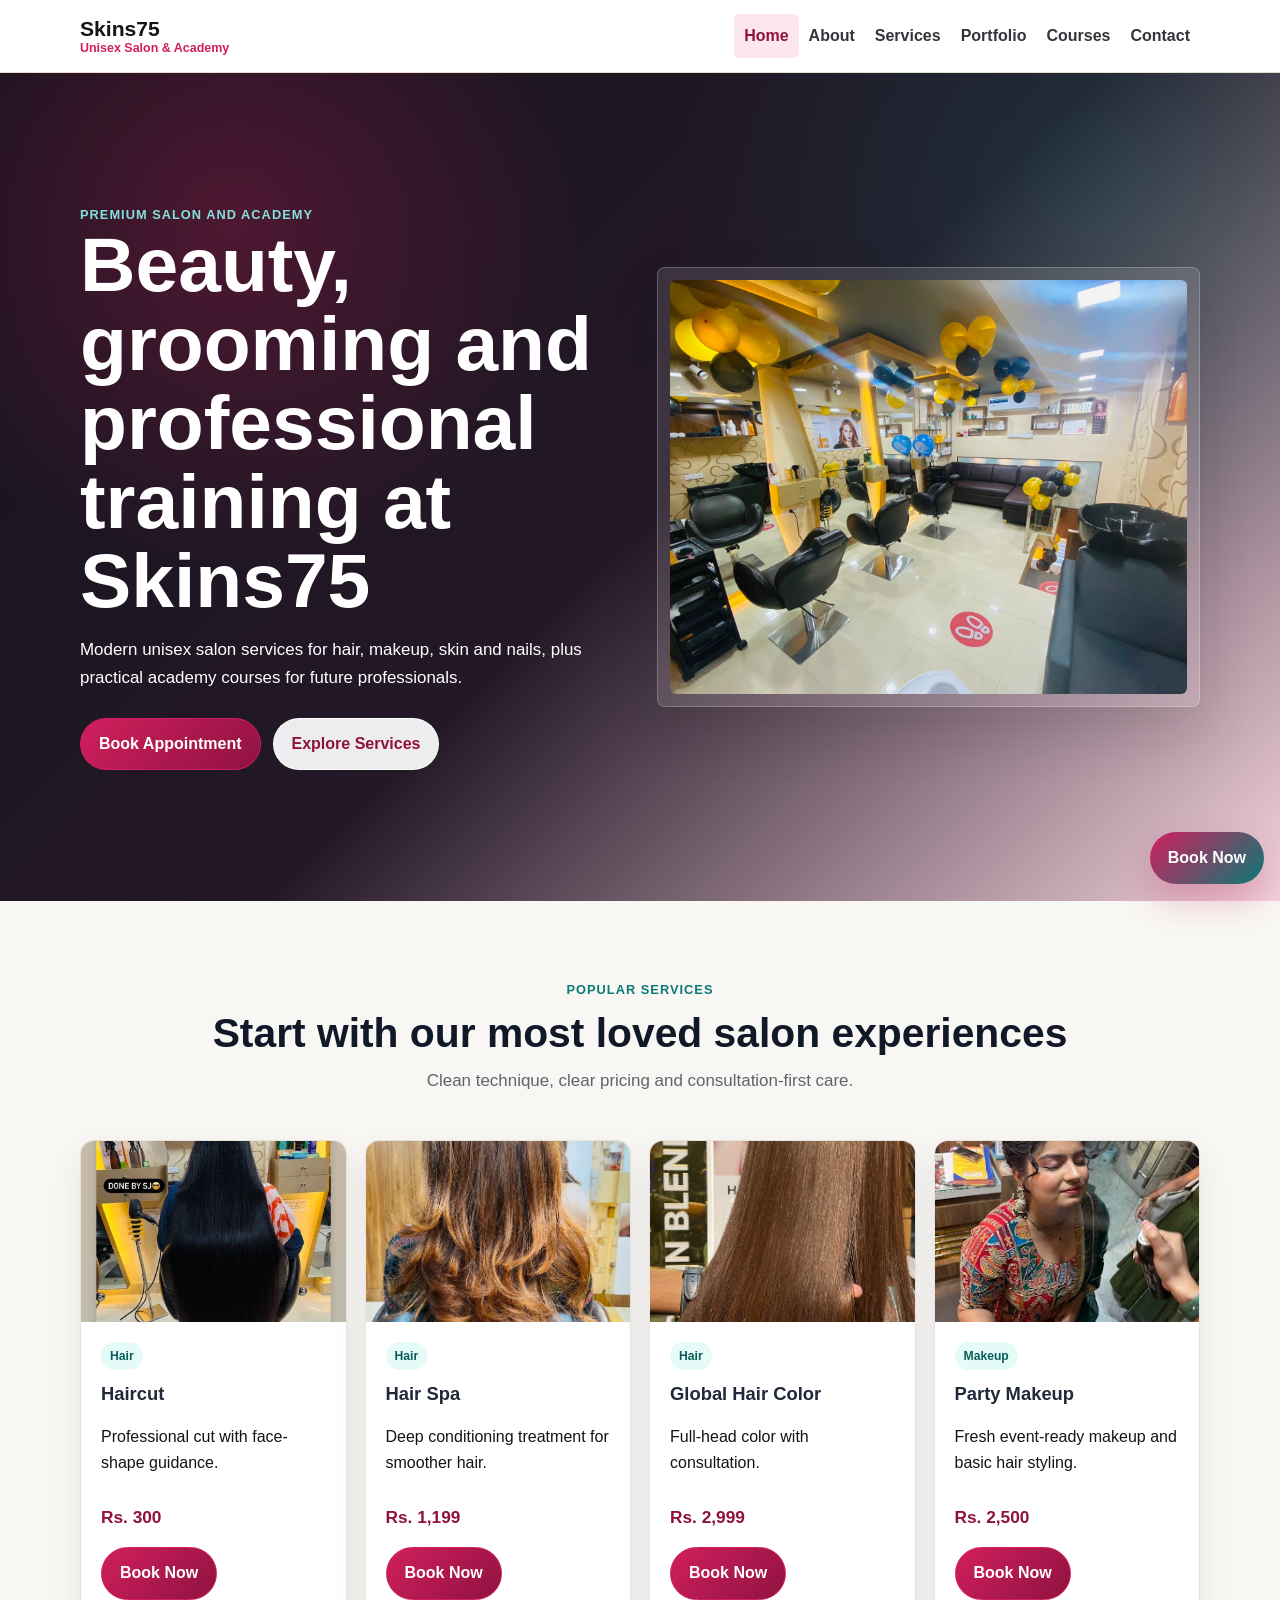
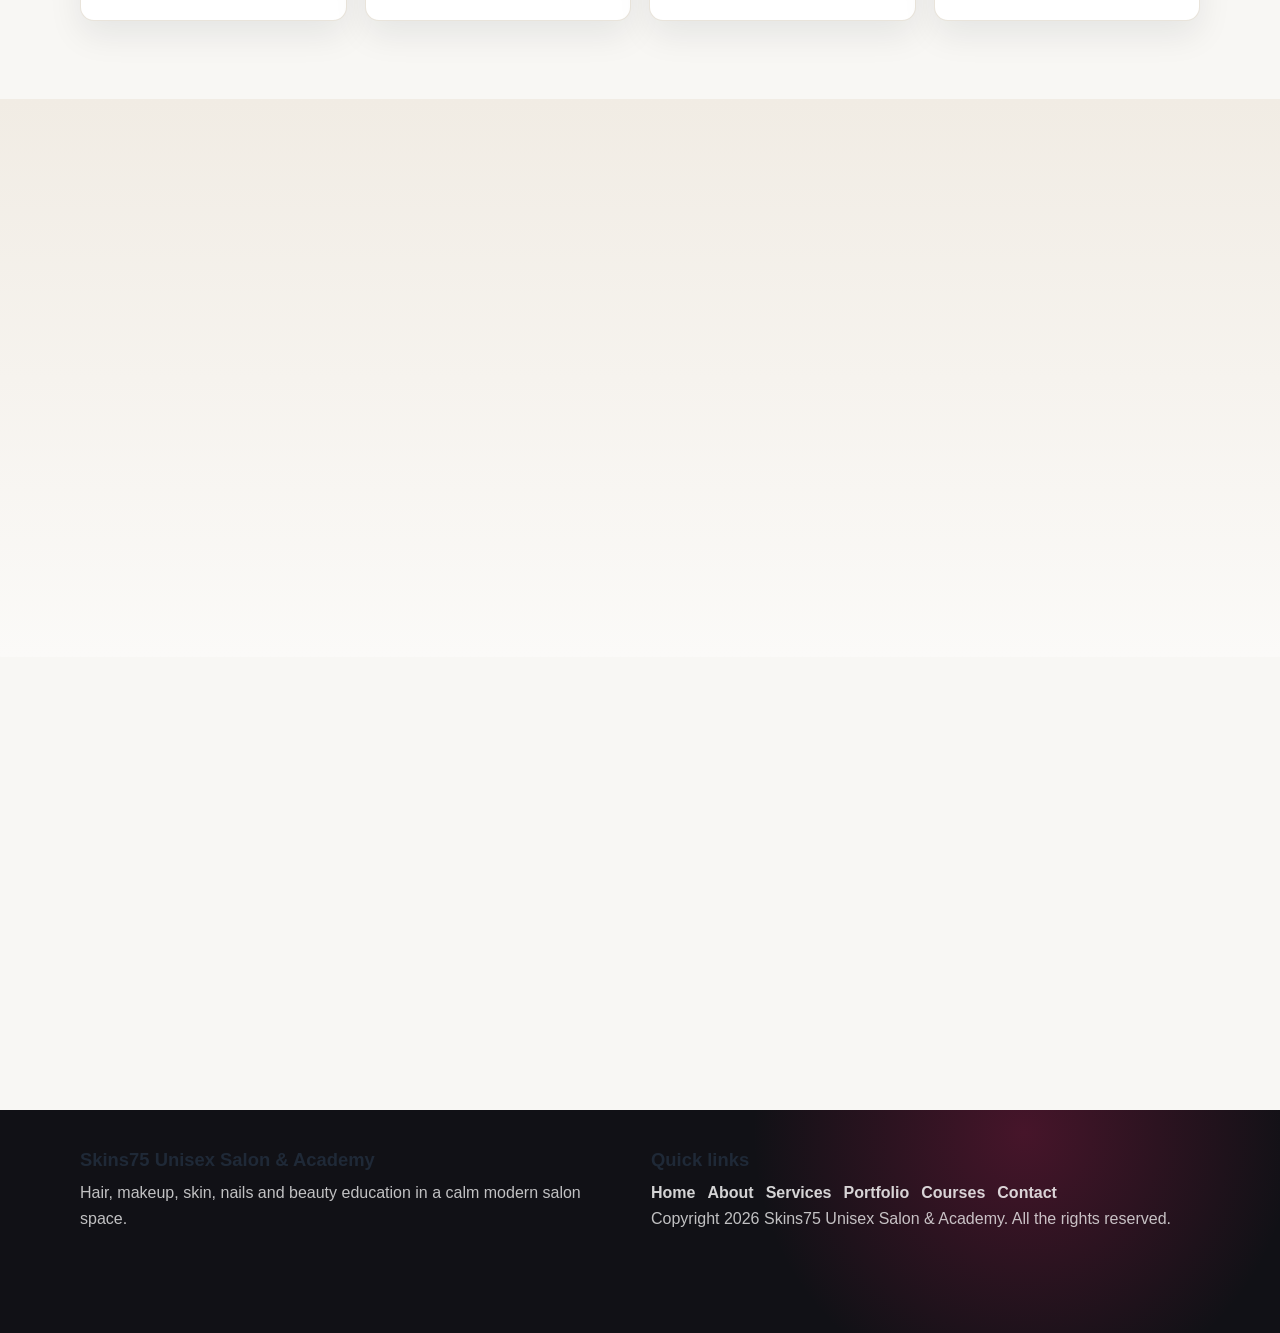
<file: index.html>
<!DOCTYPE html>
<html lang="en">
<head>
  <meta charset="UTF-8">
  <meta name="viewport" content="width=device-width, initial-scale=1.0">
  <title>Skins75 Unisex Salon & Academy</title>
  <link rel="stylesheet" href="assets/css/style.css">
</head>
<body data-page="home">
  <header id="site-header"></header>
  <main id="page-root"></main>
  <footer id="site-footer"></footer>
  <script src="assets/js/site-data.js"></script>
  <script src="assets/js/hero-images.js"></script>
  <script src="assets/js/contact-info.js"></script>
  <script src="assets/js/services.js"></script>
  <script src="assets/js/courses.js"></script>
  <script src="assets/js/reviews.js"></script>
  <script src="assets/js/team-members.js"></script>
  <script src="assets/js/portfolio.js"></script>
  <script src="assets/js/footer.js"></script>
  <script src="assets/js/main.js"></script>
</body>
</html>
</file>
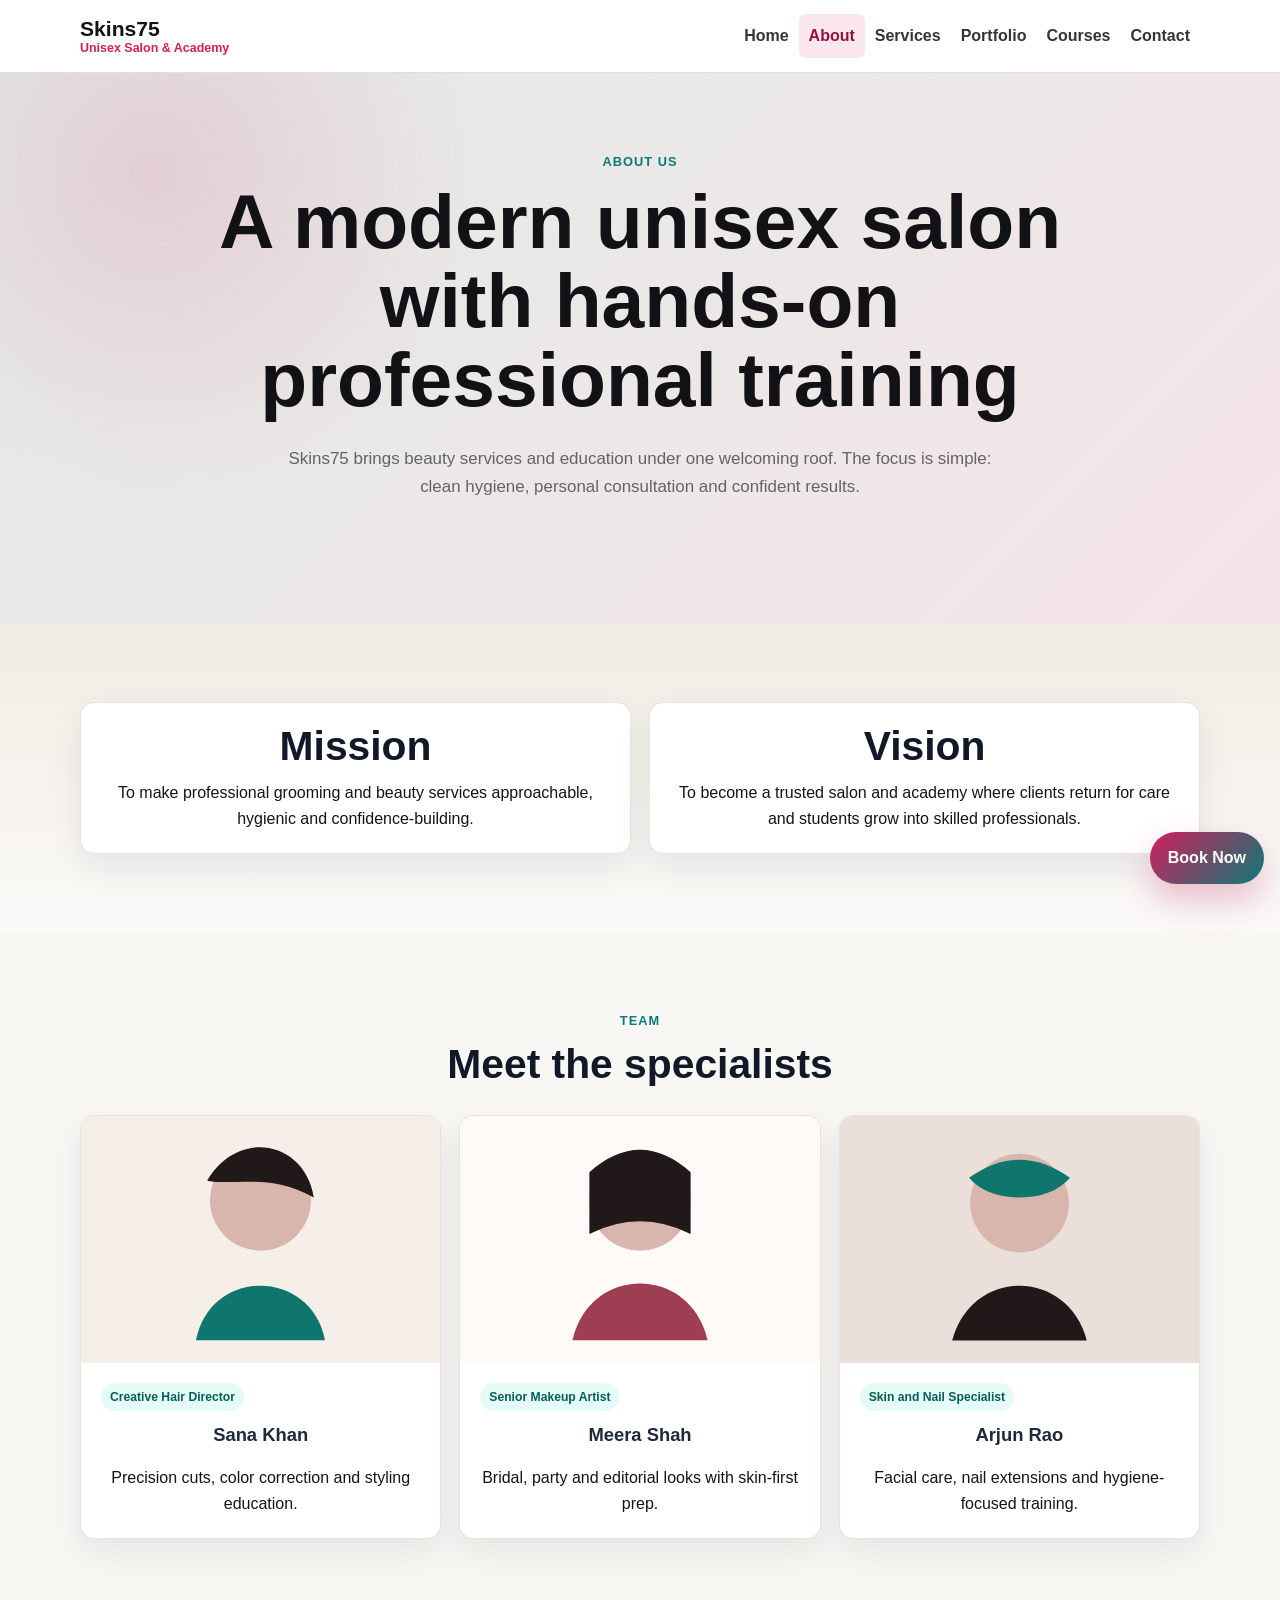
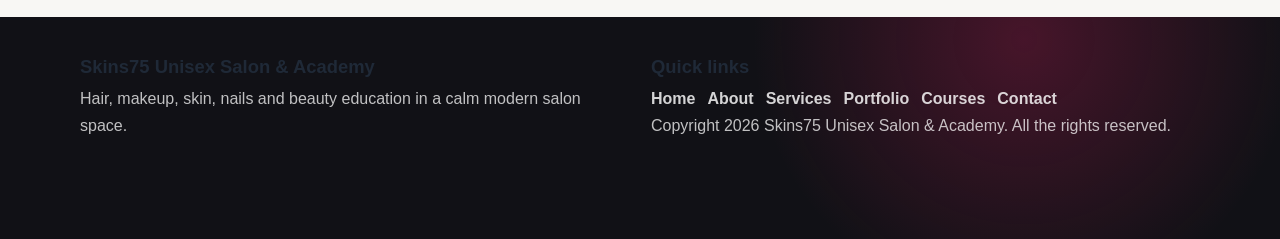
<file: about.html>
<!DOCTYPE html>
<html lang="en">
<head>
  <meta charset="UTF-8">
  <meta name="viewport" content="width=device-width, initial-scale=1.0">
  <title>About | Skins75 Unisex Salon & Academy</title>
  <link rel="stylesheet" href="assets/css/style.css">
</head>
<body data-page="about">
  <header id="site-header"></header>
  <main id="page-root"></main>
  <footer id="site-footer"></footer>
  <script src="assets/js/site-data.js"></script>
  <script src="assets/js/contact-info.js"></script>
  <script src="assets/js/services.js"></script>
  <script src="assets/js/courses.js"></script>
  <script src="assets/js/reviews.js"></script>
  <script src="assets/js/team-members.js"></script>
  <script src="assets/js/portfolio.js"></script>
  <script src="assets/js/footer.js"></script>
  <script src="assets/js/main.js"></script>
</body>
</html>
</file>
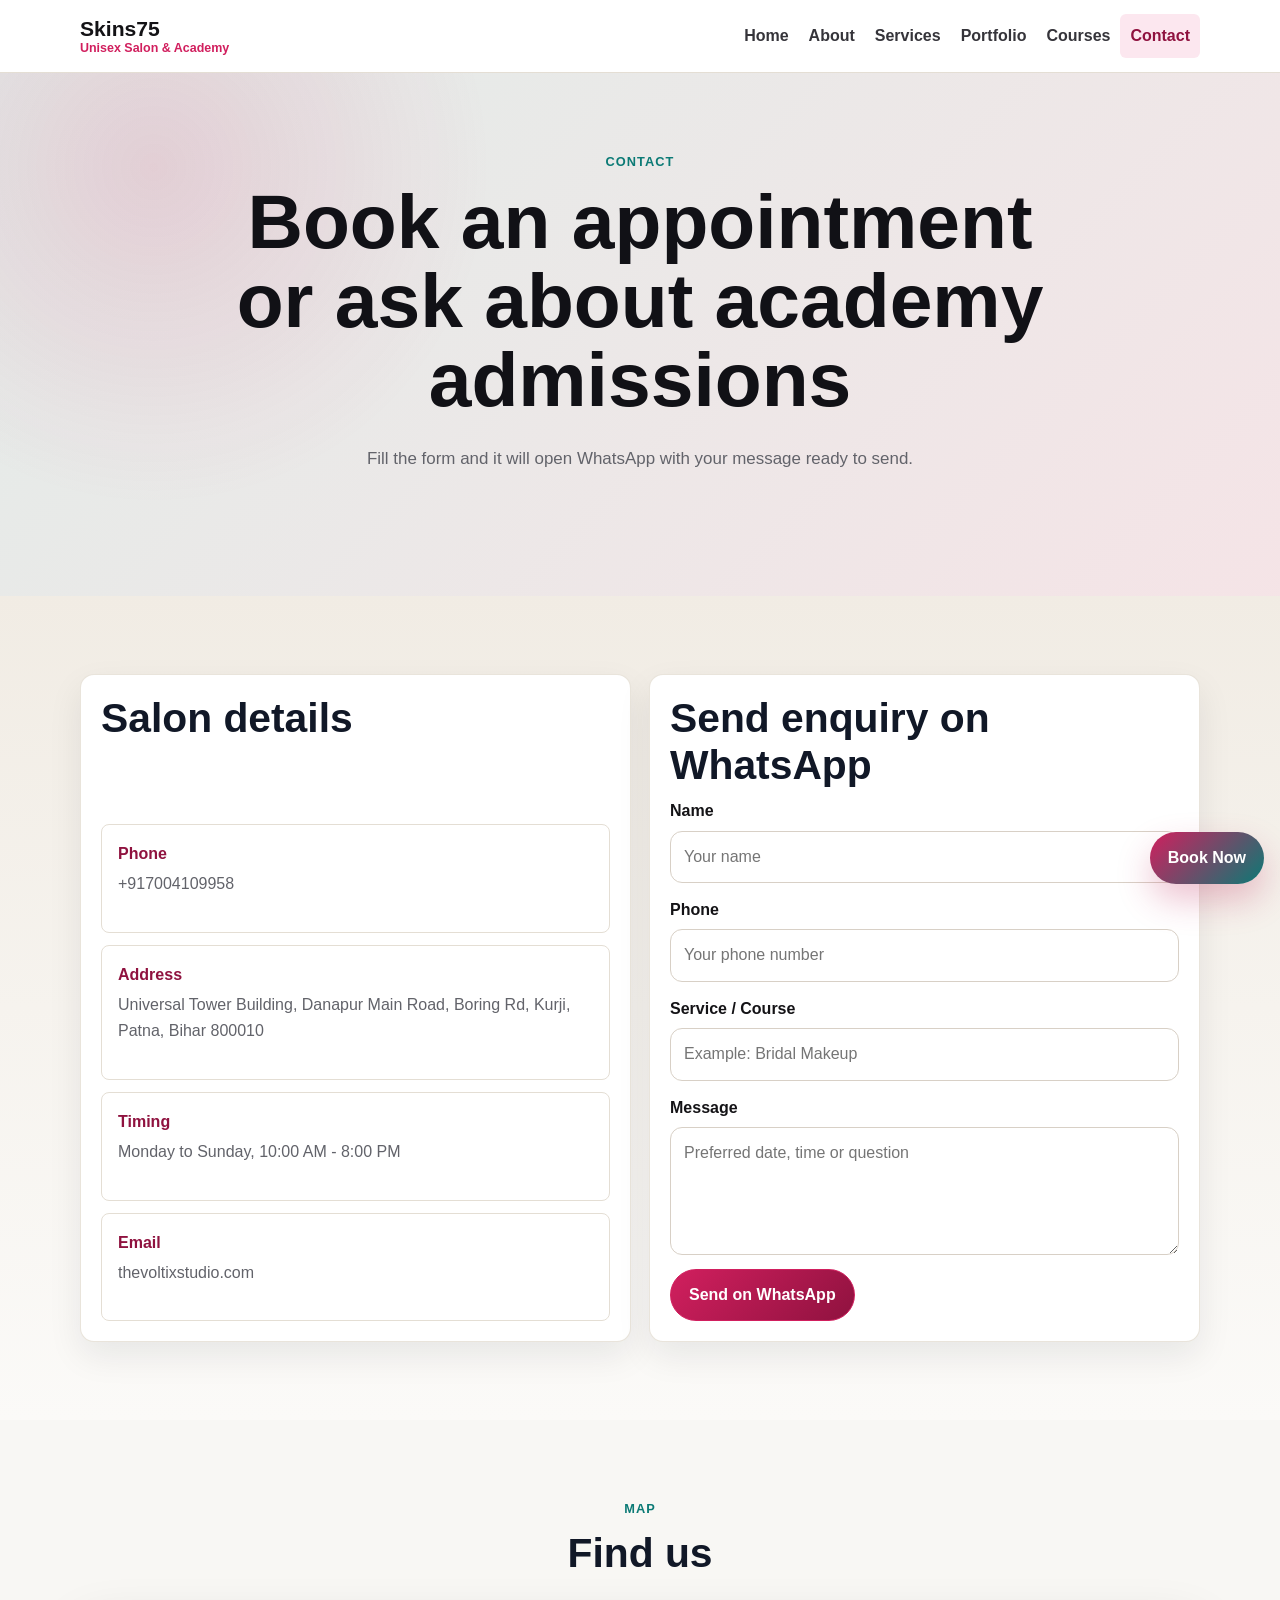
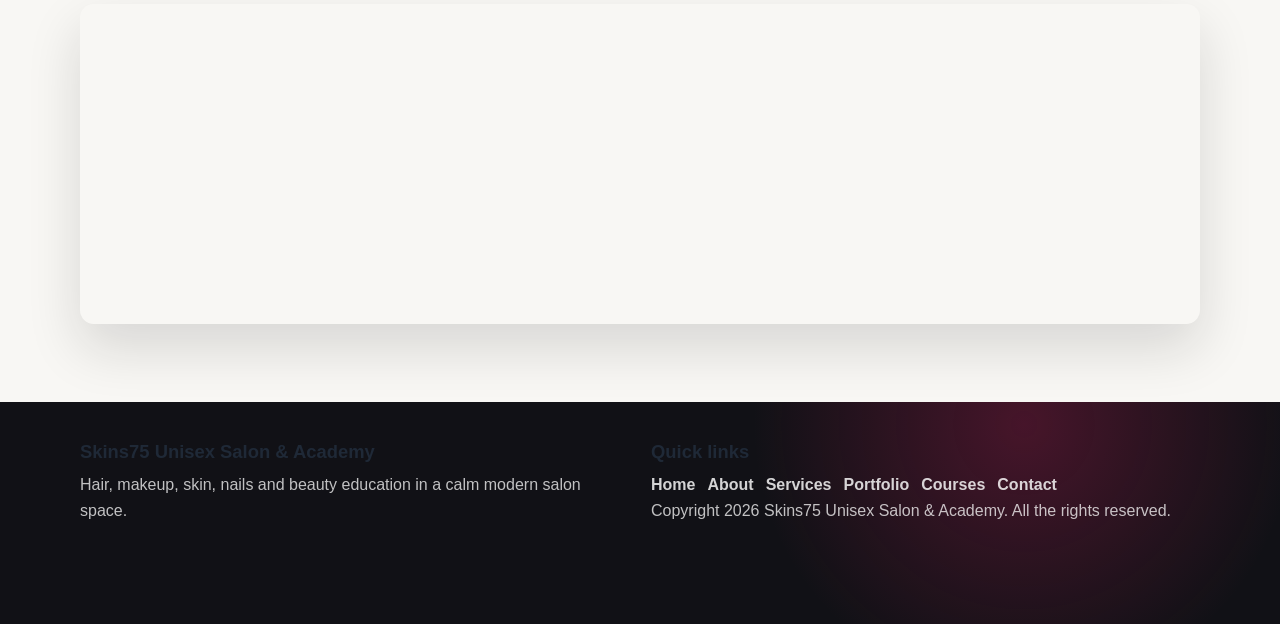
<file: contact.html>
<!DOCTYPE html>
<html lang="en">
<head>
  <meta charset="UTF-8">
  <meta name="viewport" content="width=device-width, initial-scale=1.0">
  <title>Contact | Skins75 Unisex Salon & Academy</title>
  <link rel="stylesheet" href="assets/css/style.css">
</head>
<body data-page="contact">
  <header id="site-header"></header>
  <main id="page-root"></main>
  <footer id="site-footer"></footer>
  <script src="assets/js/site-data.js"></script>
  <script src="assets/js/contact-info.js"></script>
  <script src="assets/js/services.js"></script>
  <script src="assets/js/courses.js"></script>
  <script src="assets/js/reviews.js"></script>
  <script src="assets/js/team-members.js"></script>
  <script src="assets/js/portfolio.js"></script>
  <script src="assets/js/footer.js"></script>
  <script src="assets/js/main.js"></script>
</body>
</html>
</file>
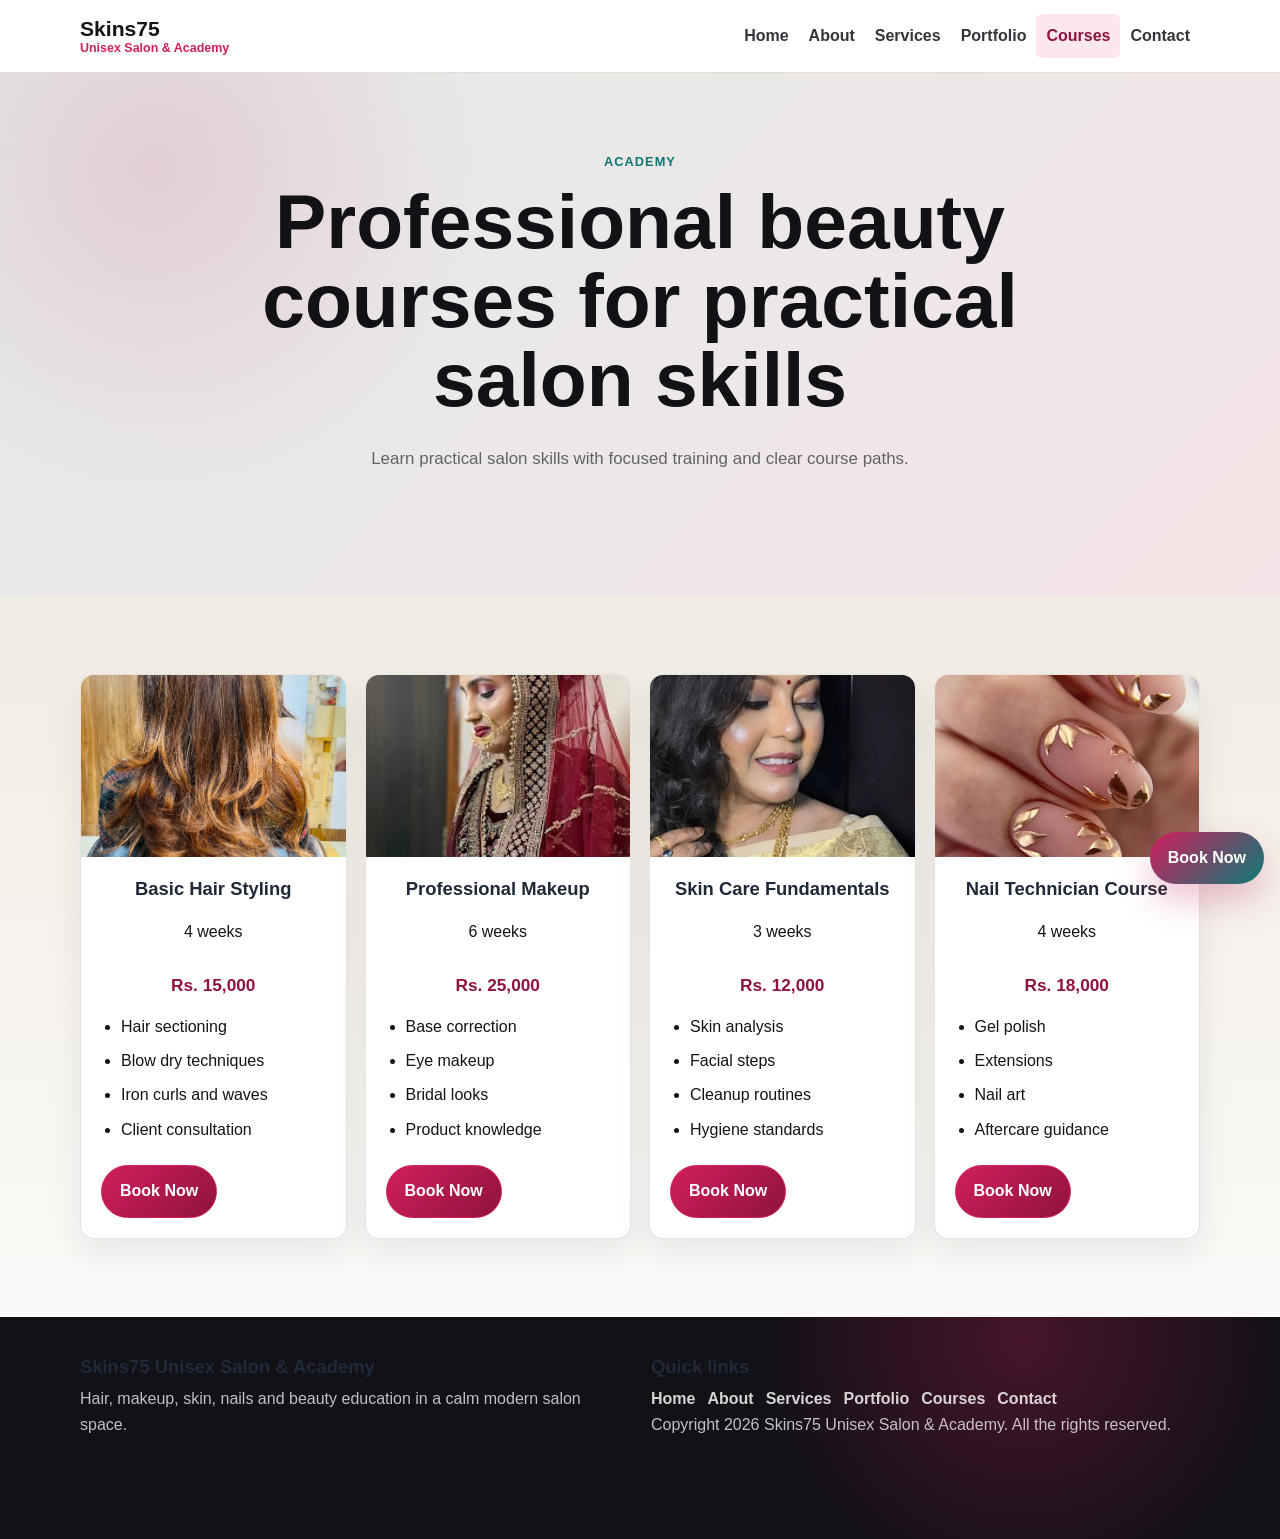
<file: courses.html>
<!DOCTYPE html>
<html lang="en">
<head>
  <meta charset="UTF-8">
  <meta name="viewport" content="width=device-width, initial-scale=1.0">
  <title>Courses | Skins75 Unisex Salon & Academy</title>
  <link rel="stylesheet" href="assets/css/style.css">
</head>
<body data-page="courses">
  <header id="site-header"></header>
  <main id="page-root"></main>
  <footer id="site-footer"></footer>
  <script src="assets/js/site-data.js"></script>
  <script src="assets/js/contact-info.js"></script>
  <script src="assets/js/services.js"></script>
  <script src="assets/js/courses.js"></script>
  <script src="assets/js/reviews.js"></script>
  <script src="assets/js/team-members.js"></script>
  <script src="assets/js/portfolio.js"></script>
  <script src="assets/js/footer.js"></script>
  <script src="assets/js/main.js"></script>
</body>
</html>
</file>
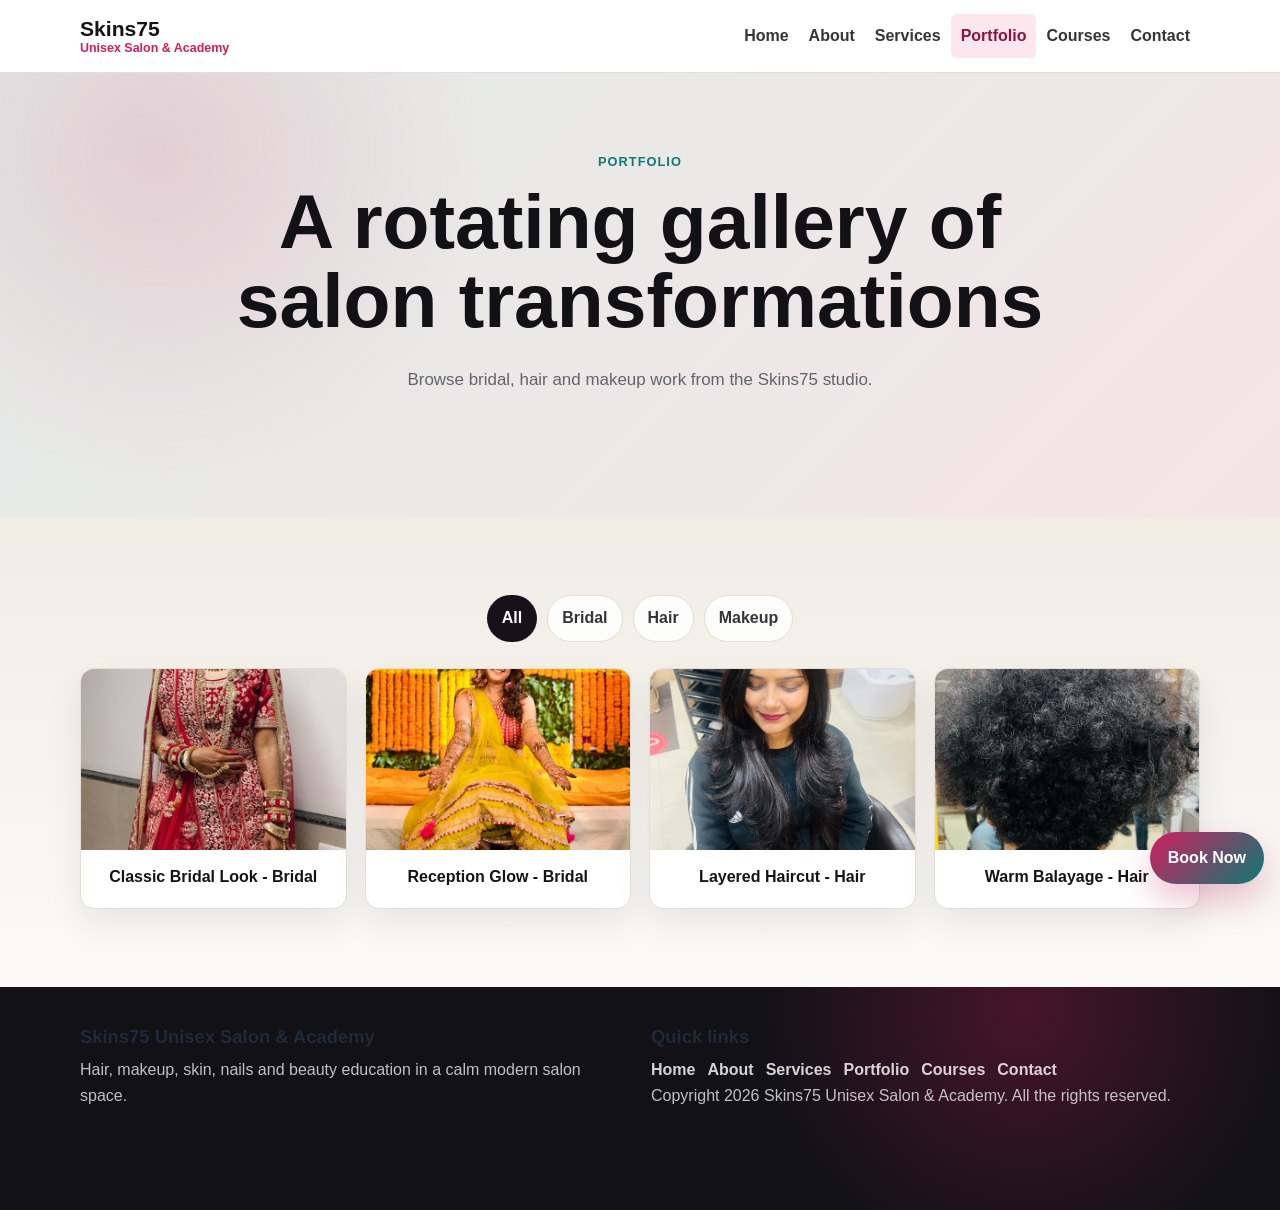
<file: portfolio.html>
<!DOCTYPE html>
<html lang="en">
<head>
  <meta charset="UTF-8">
  <meta name="viewport" content="width=device-width, initial-scale=1.0">
  <title>Portfolio | Skins75 Unisex Salon & Academy</title>
  <link rel="stylesheet" href="assets/css/style.css">
</head>
<body data-page="portfolio">
  <header id="site-header"></header>
  <main id="page-root"></main>
  <footer id="site-footer"></footer>
  <script src="assets/js/site-data.js"></script>
  <script src="assets/js/contact-info.js"></script>
  <script src="assets/js/services.js"></script>
  <script src="assets/js/courses.js"></script>
  <script src="assets/js/reviews.js"></script>
  <script src="assets/js/team-members.js"></script>
  <script src="assets/js/portfolio.js"></script>
  <script src="assets/js/footer.js"></script>
  <script src="assets/js/main.js"></script>
</body>
</html>
</file>
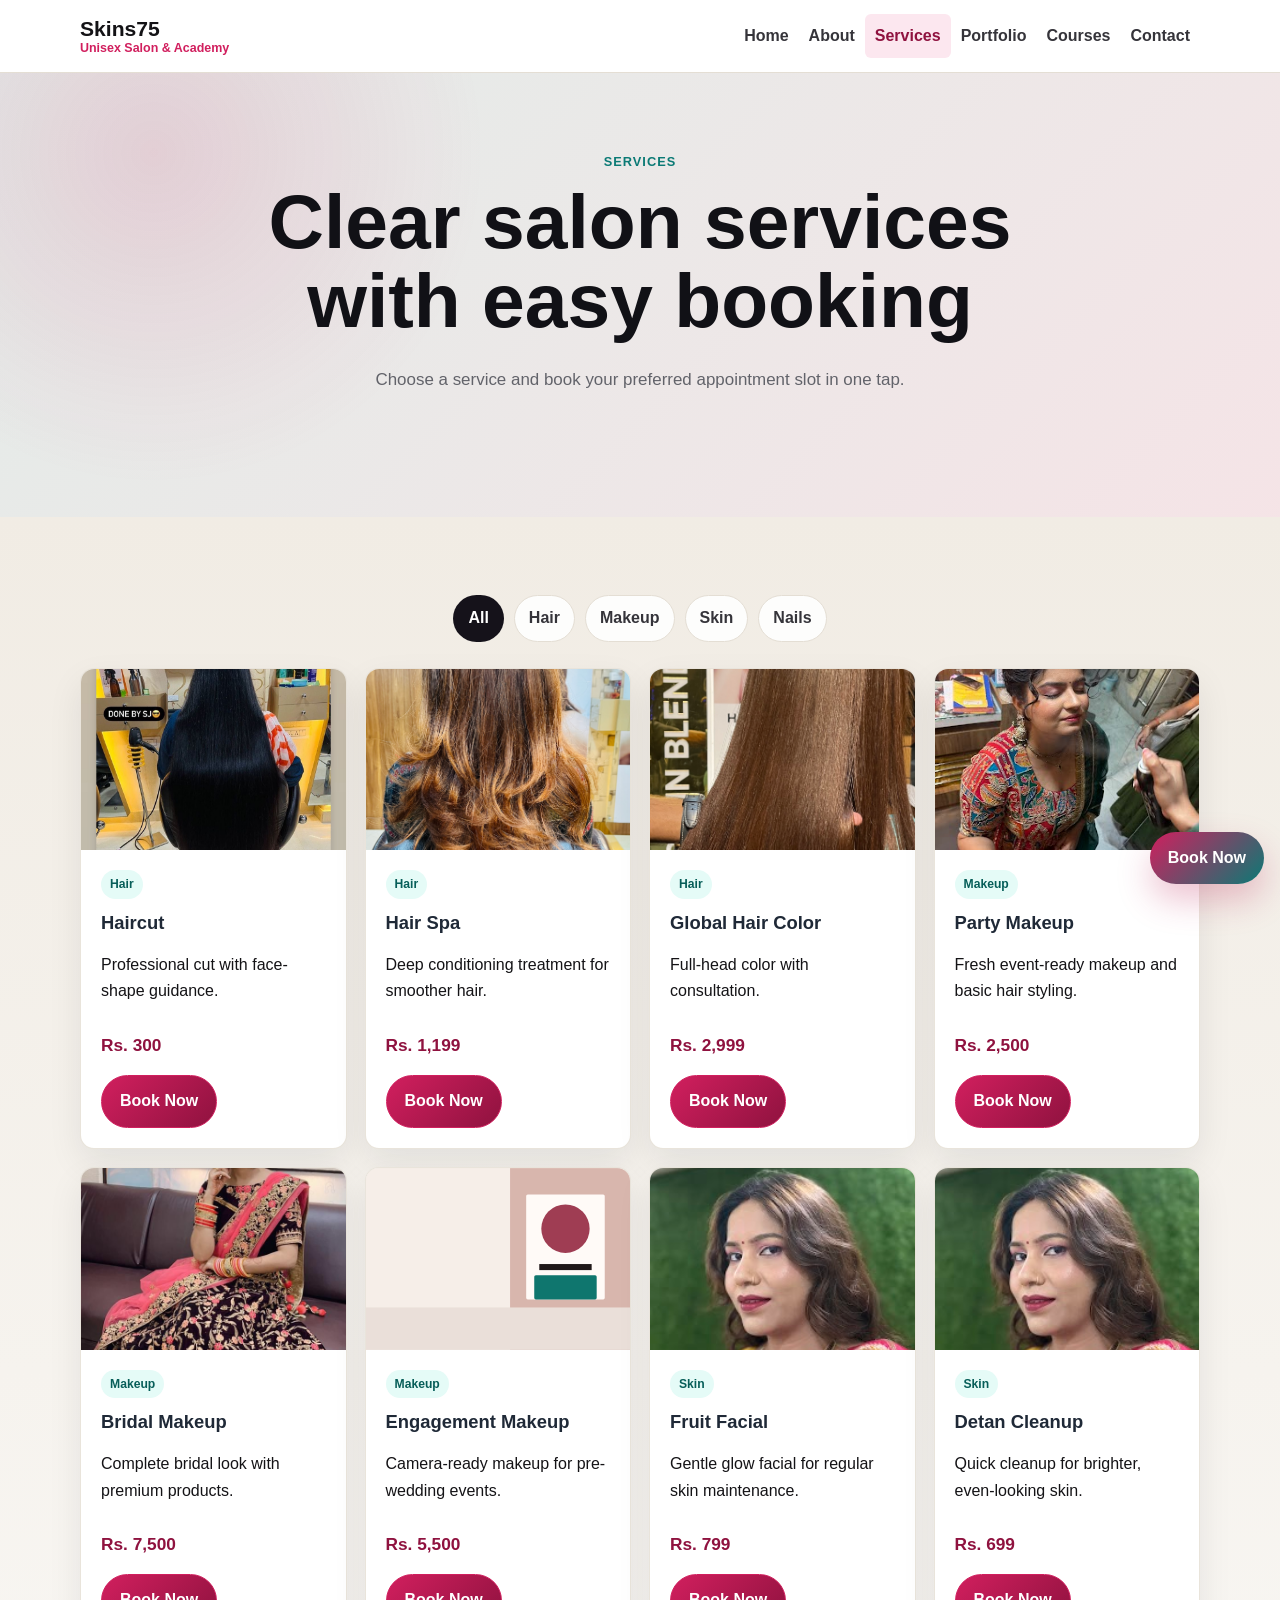
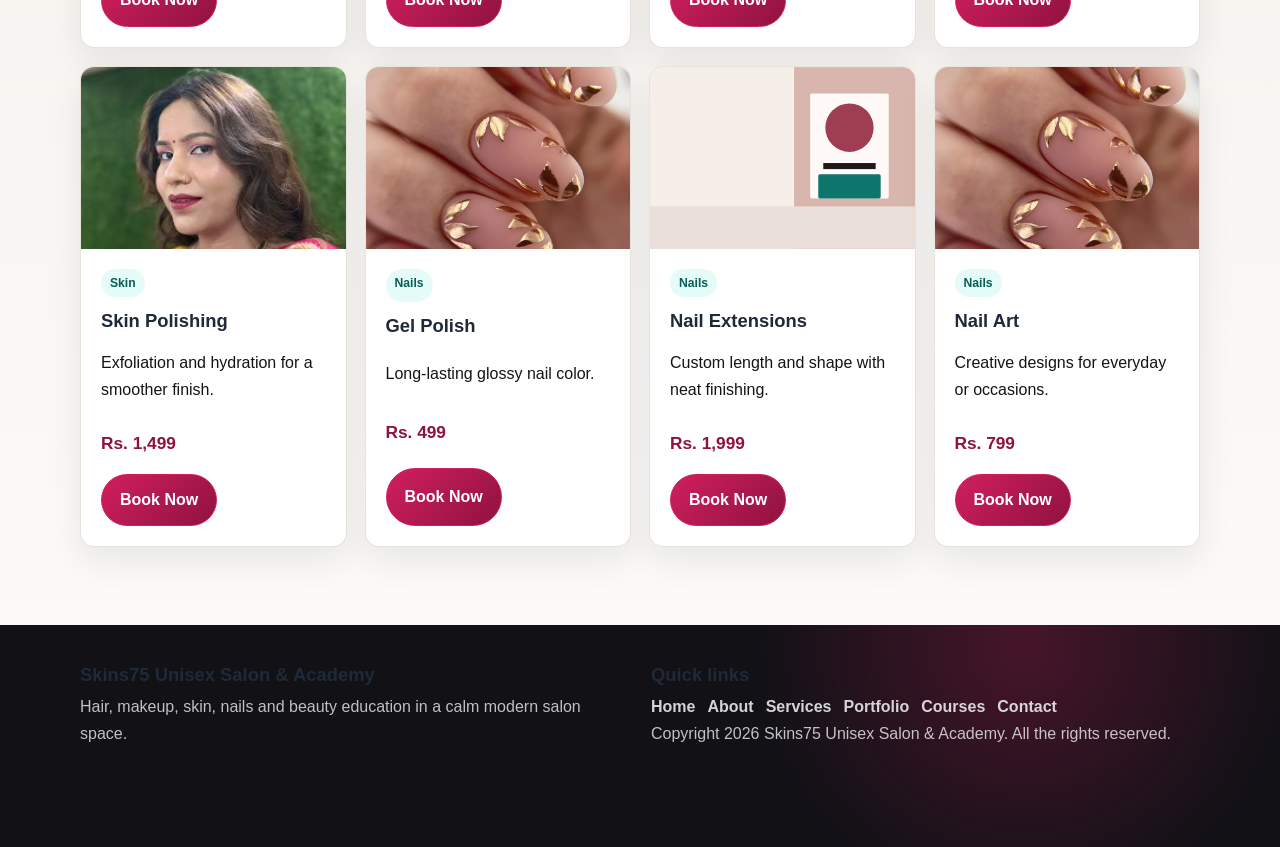
<file: services.html>
<!DOCTYPE html>
<html lang="en">
<head>
  <meta charset="UTF-8">
  <meta name="viewport" content="width=device-width, initial-scale=1.0">
  <title>Services | Skins75 Unisex Salon & Academy</title>
  <link rel="stylesheet" href="assets/css/style.css">
</head>
<body data-page="services">
  <header id="site-header"></header>
  <main id="page-root"></main>
  <footer id="site-footer"></footer>
  <script src="assets/js/site-data.js"></script>
  <script src="assets/js/contact-info.js"></script>
  <script src="assets/js/services.js"></script>
  <script src="assets/js/courses.js"></script>
  <script src="assets/js/reviews.js"></script>
  <script src="assets/js/team-members.js"></script>
  <script src="assets/js/portfolio.js"></script>
  <script src="assets/js/footer.js"></script>
  <script src="assets/js/main.js"></script>
</body>
</html>
</file>
<file: assets/css/style.css>
:root {
  --bg: #f8f7f4;
  --surface: #ffffff;
  --surface-soft: #ede9e2;
  --ink: #141316;
  --muted: #62636a;
  --brand: #d11f5e;
  --brand-dark: #8f123f;
  --accent: #0b7a75;
  --gold: #bd8a32;
  --deep: #15121a;
  --line: #e4ded4;
  --shadow: 0 24px 54px rgba(20, 19, 22, 0.14);
  --radius: 8px;
  --container: 1120px;
}

* {
  box-sizing: border-box;
}

html {
  scroll-behavior: smooth;
}

body {
  margin: 0;
  background:
    linear-gradient(180deg, #ffffff 0, var(--bg) 360px),
    var(--bg);
  color: var(--ink);
  font-family: Inter, Arial, Helvetica, sans-serif;
  line-height: 1.65;
  text-align: left;
}

img,
iframe {
  display: block;
  max-width: 100%;
}

a {
  color: inherit;
  text-decoration: none;
}

button,
input,
textarea {
  font: inherit;
}

.container {
  width: min(100% - 32px, var(--container));
  margin-inline: auto;
}

.site-header {
  position: sticky;
  top: 0;
  z-index: 50;
  background: rgba(255, 255, 255, 0.86);
  border-bottom: 1px solid var(--line);
  backdrop-filter: blur(14px);
}

.nav {
  min-height: 72px;
  display: flex;
  align-items: center;
  justify-content: space-between;
  gap: 16px;
}

.brand {
  display: grid;
  line-height: 1.15;
  font-weight: 900;
  letter-spacing: 0;
}

.brand span {
  font-size: 1.32rem;
  color: var(--ink);
}

.brand small {
  color: var(--brand);
  font-size: 0.78rem;
  font-weight: 800;
}

.nav-toggle {
  width: 44px;
  height: 44px;
  display: grid;
  place-items: center;
  border: 1px solid var(--line);
  border-radius: var(--radius);
  background: var(--surface);
  cursor: pointer;
}

.nav-toggle span,
.nav-toggle span::before,
.nav-toggle span::after {
  width: 20px;
  height: 2px;
  display: block;
  background: var(--ink);
  content: "";
  transition: transform 180ms ease, opacity 180ms ease;
}

.nav-toggle span::before {
  transform: translateY(-7px);
}

.nav-toggle span::after {
  transform: translateY(5px);
}

.nav-toggle[aria-expanded="true"] span {
  background: transparent;
}

.nav-toggle[aria-expanded="true"] span::before {
  transform: rotate(45deg);
}

.nav-toggle[aria-expanded="true"] span::after {
  transform: rotate(-45deg) translate(1px, -1px);
}

.nav-menu {
  position: absolute;
  inset: 72px 16px auto;
  display: none;
  padding: 10px;
  background: var(--surface);
  border: 1px solid var(--line);
  border-radius: var(--radius);
  box-shadow: var(--shadow);
}

.nav-menu.is-open {
  display: grid;
}

.nav-menu a {
  padding: 12px 14px;
  border-radius: 6px;
  color: #35343a;
  font-weight: 800;
}

.nav-menu a:hover,
.nav-menu a.is-active {
  background: #fce7ef;
  color: var(--brand-dark);
}

.section {
  padding: 64px 0;
}

.section-alt {
  background:
    linear-gradient(180deg, #f1ece4, #fbfaf8);
}

.section-head {
  display: grid;
  gap: 10px;
  margin: 0 auto 28px;
  text-align: center;
}

.section-head .lead {
  margin-inline: auto;
}

.eyebrow {
  margin: 0;
  color: var(--accent);
  font-size: 0.8rem;
  font-weight: 900;
  letter-spacing: 0.08em;
  text-transform: uppercase;
}

h1,
h2,
h3,
p,
figure {
  margin-top: 0;
}

h1 {
  max-width: 850px;
  margin-bottom: 16px;
  font-size: clamp(2.25rem, 8vw, 4.8rem);
  line-height: 1.03;
  color: #111116;
}

h2 {
  margin-bottom: 0;
  font-size: clamp(1.65rem, 5vw, 2.55rem);
  line-height: 1.14;
  color: #111827;
}

h3 {
  margin-bottom: 8px;
  font-size: 1.15rem;
  line-height: 1.28;
  color: #1f2937;
}

.lead {
  max-width: 720px;
  color: var(--muted);
  font-size: 1.06rem;
}

.muted-text {
  color: var(--muted);
}

.hero {
  min-height: calc(100vh - 72px);
  display: grid;
  align-items: center;
  padding: 64px 0;
  overflow: hidden;
  background:
    radial-gradient(circle at 18% 18%, rgba(209, 31, 94, 0.28), transparent 28%),
    radial-gradient(circle at 86% 14%, rgba(11, 122, 117, 0.24), transparent 32%),
    linear-gradient(135deg, #17131d 0%, #241827 52%, #f3d1dc 100%);
}

.hero-grid {
  display: grid;
  gap: 34px;
  align-items: center;
}

.hero-copy {
  padding: 10px 0;
}

.hero h1,
.hero .lead {
  color: #ffffff;
}

.hero .eyebrow {
  color: #84e2dc;
}

.hero .lead {
  margin-bottom: 0;
}

.hero-actions,
.button-row {
  display: flex;
  flex-wrap: wrap;
  gap: 12px;
  margin-top: 26px;
}

.hero-panel {
  padding: 12px;
  background: rgba(255, 255, 255, 0.12);
  border: 1px solid rgba(255, 255, 255, 0.22);
  border-radius: var(--radius);
  box-shadow: var(--shadow);
  transform: rotate(0.8deg);
  backdrop-filter: blur(12px);
}

.hero-panel img {
  width: 100%;
  min-height: 270px;
  aspect-ratio: 5 / 4;
  object-fit: cover;
  border-radius: 6px;
}

.hero-slider-image {
  opacity: 1;
  transition: opacity 220ms ease;
}

.hero-slider-image.is-changing {
  opacity: 0.35;
}

.page-hero {
  background:
    radial-gradient(circle at 12% 18%, rgba(209, 31, 94, 0.14), transparent 28%),
    linear-gradient(135deg, rgba(11, 122, 117, 0.09), rgba(209, 31, 94, 0.09)),
    var(--bg);
}

.page-hero .section-head {
  text-align: center;
}

.page-hero h1 {
  margin-inline: auto;
}

.btn {
  min-height: 46px;
  display: inline-flex;
  align-items: center;
  justify-content: center;
  width: max-content;
  max-width: 100%;
  gap: 8px;
  padding: 12px 18px;
  border: 1px solid var(--brand);
  border-radius: 999px;
  background: linear-gradient(135deg, var(--brand), var(--brand-dark));
  color: #fff;
  font-weight: 900;
  text-align: center;
  cursor: pointer;
  transition: transform 180ms ease, background 180ms ease, box-shadow 180ms ease;
}

.btn:hover {
  transform: translateY(-2px);
  background: linear-gradient(135deg, var(--brand-dark), var(--accent));
  box-shadow: 0 12px 22px rgba(126, 32, 59, 0.22);
}

.btn-secondary {
  background: rgba(255, 255, 255, 0.92);
  color: var(--brand-dark);
  border-color: rgba(255, 255, 255, 0.72);
}

.cards-4,
.gallery-grid,
.team-grid,
.course-grid,
.contact-grid,
.split-grid,
.testimonial-track {
  display: grid;
  gap: 18px;
}

.card {
  height: 100%;
  background: var(--surface);
  border: 1px solid rgba(231, 225, 216, 0.9);
  border-radius: 14px;
  box-shadow: 0 14px 34px rgba(18, 24, 38, 0.08);
  overflow: hidden;
  transition: transform 180ms ease, box-shadow 180ms ease, border-color 180ms ease;
}

.card:hover,
.gallery-card:hover {
  transform: translateY(-4px);
  border-color: #f0b8ca;
  box-shadow: var(--shadow);
}

.service-card,
.course-card {
  display: grid;
  grid-template-rows: auto 1fr;
}

.card-body {
  display: grid;
  gap: 10px;
  padding: 20px;
}

.card p:last-child,
.card-body p:last-child {
  margin-bottom: 0;
}

.card img,
.gallery-card img {
  width: 100%;
  aspect-ratio: 16 / 11;
  object-fit: cover;
  background: var(--surface-soft);
}

.price {
  margin-bottom: 0;
  color: var(--brand-dark);
  font-size: 1.08rem;
  font-weight: 900;
}

.tag {
  display: inline-flex;
  width: max-content;
  max-width: 100%;
  margin-bottom: 2px;
  padding: 4px 9px;
  border-radius: 999px;
  background: #e5fbf7;
  color: #075e59;
  font-size: 0.76rem;
  font-weight: 900;
}

.service-category {
  display: grid;
  gap: 14px;
}

.service-category > h2,
.service-category > .muted-text {
  text-align: center;
}

.service-list {
  display: grid;
  gap: 16px;
}

.service-card .btn,
.course-card .btn {
  margin-top: 6px;
}

.filters {
  display: flex;
  justify-content: center;
  gap: 10px;
  flex-wrap: wrap;
  margin-bottom: 26px;
}

.filter-btn {
  min-height: 42px;
  padding: 9px 14px;
  border: 1px solid var(--line);
  border-radius: 999px;
  background: rgba(255, 255, 255, 0.88);
  color: #35343a;
  font-weight: 900;
  cursor: pointer;
}

.filter-btn.is-active,
.filter-btn:hover {
  border-color: transparent;
  background: var(--deep);
  color: #fff;
}

.gallery-card {
  position: relative;
  margin: 0;
  overflow: hidden;
  border-radius: 14px;
  background: var(--surface);
  border: 1px solid var(--line);
  box-shadow: 0 14px 34px rgba(18, 24, 38, 0.08);
  transition: transform 180ms ease, box-shadow 180ms ease, border-color 180ms ease;
}

.gallery-card figcaption {
  min-height: 58px;
  padding: 14px;
  font-weight: 900;
  text-align: center;
}

.testimonial-card {
  display: grid;
  min-height: 190px;
  align-content: space-between;
  text-align: center;
  border-top: 4px solid var(--brand);
}

.split-grid .card {
  text-align: center;
}

.team-grid .card,
.course-grid .card {
  text-align: center;
}

.list {
  display: grid;
  gap: 8px;
  margin: 4px 0 6px;
  padding-left: 20px;
  text-align: left;
}

.info-list {
  display: grid;
  gap: 12px;
  margin: 0;
}

.info-list div {
  padding: 16px;
  border: 1px solid var(--line);
  border-radius: var(--radius);
  background: var(--surface);
}

.info-list dt {
  color: var(--brand-dark);
  font-weight: 900;
}

.info-list dd {
  margin: 4px 0 0;
  color: var(--muted);
}

.form {
  display: grid;
  gap: 14px;
}

.field {
  display: grid;
  gap: 6px;
}

.field label {
  font-weight: 900;
}

.field input,
.field textarea {
  width: 100%;
  padding: 12px 13px;
  border: 1px solid #d8d0c6;
  border-radius: 12px;
  background: #fff;
  color: var(--ink);
}

.field input:focus,
.field textarea:focus {
  outline: 3px solid rgba(192, 38, 90, 0.16);
  border-color: var(--brand);
}

.field textarea {
  min-height: 128px;
  resize: vertical;
}

.map {
  min-height: 320px;
  width: 100%;
  border: 0;
  border-radius: 14px;
  box-shadow: var(--shadow);
}

.site-footer {
  padding: 38px 0 84px;
  background:
    radial-gradient(circle at 80% 10%, rgba(209, 31, 94, 0.28), transparent 26%),
    #111116;
  color: #fff;
}

.footer-grid {
  display: grid;
  gap: 22px;
}

.footer-grid p {
  color: rgba(255, 255, 255, 0.74);
}

.footer-links {
  display: flex;
  flex-wrap: wrap;
  gap: 12px;
}

.footer-links a {
  color: rgba(255, 255, 255, 0.82);
  font-weight: 800;
}

.floating-cta {
  position: fixed;
  right: 16px;
  bottom: 16px;
  z-index: 80;
  min-height: 50px;
  display: inline-flex;
  align-items: center;
  justify-content: center;
  padding: 13px 18px;
  border-radius: 999px;
  background: linear-gradient(135deg, var(--brand), var(--accent));
  color: #fff;
  font-weight: 900;
  box-shadow: 0 16px 34px rgba(192, 38, 90, 0.28);
}

.floating-cta:hover {
  background: linear-gradient(135deg, var(--accent), var(--brand-dark));
}

.reveal {
  opacity: 0;
  transform: translateY(16px);
  transition: opacity 500ms ease, transform 500ms ease;
}

.reveal.is-visible {
  opacity: 1;
  transform: translateY(0);
}

@media (min-width: 720px) {
  .nav-toggle {
    display: none;
  }

  .nav-menu {
    position: static;
    display: flex;
    align-items: center;
    padding: 0;
    background: transparent;
    border: 0;
    box-shadow: none;
  }

  .nav-menu a {
    padding: 9px 10px;
  }

  .hero-grid,
  .split-grid,
  .contact-grid,
  .footer-grid {
    grid-template-columns: 1fr 1fr;
  }

  .cards-4,
  .gallery-grid,
  .course-grid,
  .team-grid,
  .testimonial-track {
    grid-template-columns: repeat(2, 1fr);
  }

  .section {
    padding: 68px 0;
  }
}

@media (min-width: 980px) {
  .section {
    padding: 78px 0;
  }

  .cards-4,
  .gallery-grid,
  .course-grid {
    grid-template-columns: repeat(4, 1fr);
  }

  .team-grid,
  .testimonial-track {
    grid-template-columns: repeat(3, 1fr);
  }

  .services-layout {
    display: grid;
    grid-template-columns: repeat(2, 1fr);
    gap: 26px;
  }
}
</file>
